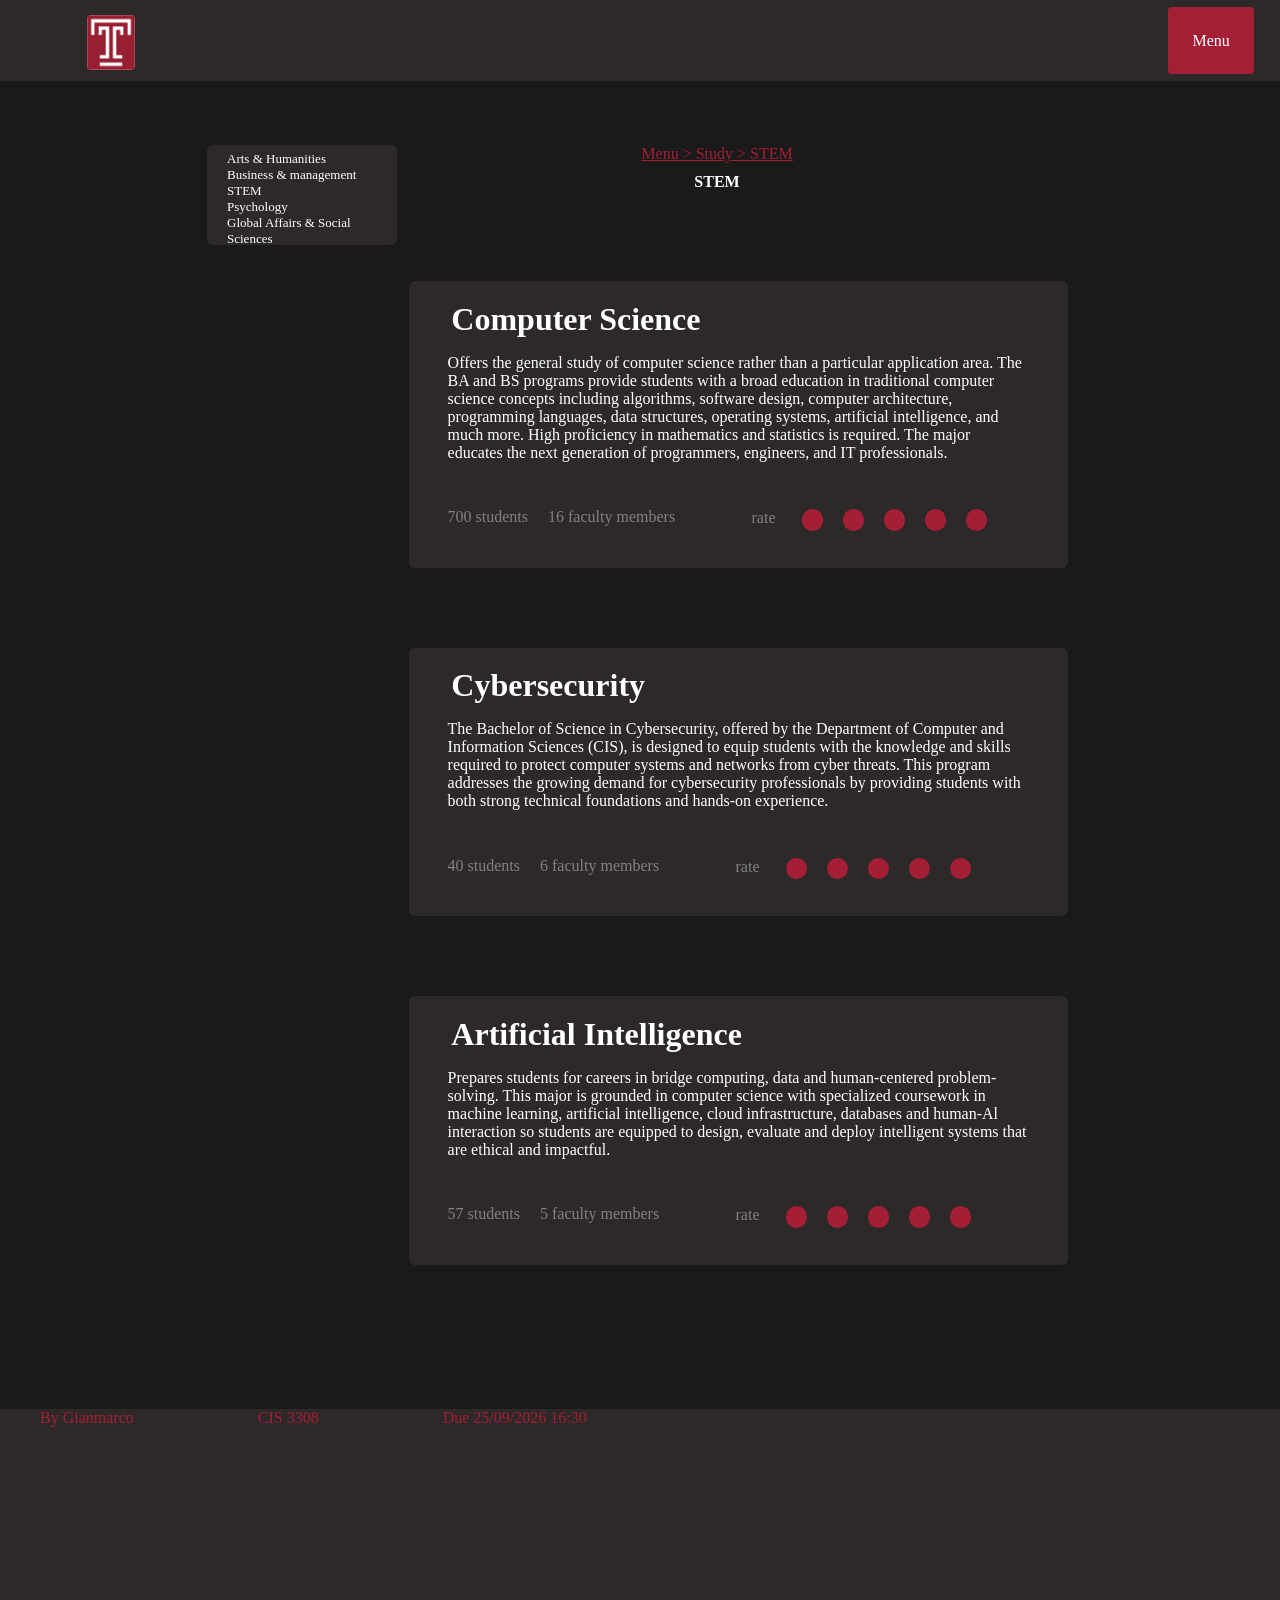
<file: index.html>
<!DOCTYPE html>

<html lang="en">
<head>
<meta charset="utf-8">
<link rel= "stylesheet" href="style.css">
<script src="interact.js" type="module" defer></script>
</head>

<body>
<header class="topOfPage">

    <img class="logo" src="TempleLogo.png">

    <div class="topMenu">
        Menu
    </div>

</header>

<div class="content-page">

    <div class= "sidebar">
        <ul class="categories">
            <li class="category">Arts & Humanities</li>
            <!--Art, Asian Studies, Japanese-->
            <li class="category">Business & management</li>
            <!--IBS, Tourism hospitality & management-->
            <li class="category">STEM</li>
            <!--Computer Science, Cybersecurity, 
            Artificial Intelligence-->
            <li class="category">Psychology</li>
            <!--Psychology-->
            <li class="category">Global Affairs & Social Sciences</li>
            <!--International Affairs, Political Science,
             Economics, General Studies,
             Communication Studies-->
        </ul>
    </div>

    <div class="content">
        <nav class= "breadcrumb-nav">
            Menu > Study > STEM
        </nav>

        <header class= "header">
            STEM
        </header>

        <div class= "tool-cards">
            <ul class= "entries">
                <li class="STEM"> 
                    <h1> Computer Science</h1>
                    <p>
                        Offers the general study of computer science rather
                         than a particular application area. 
                         The BA and BS programs provide students with a broad education 
                         in traditional computer science concepts including algorithms, 
                         software design, computer architecture, programming languages, 
                         data structures, operating systems, artificial intelligence, 
                         and much more. High proficiency in mathematics and 
                         statistics is required. The major educates the next generation of 
                         programmers, engineers, and IT professionals.
                    </p>
                    <div class="metadata">
                        <div class="students"> 700 students</div>
                        <div class="faculty members"> 16 faculty members</div>
                        <ul class="rating">
                            <li class="rate"> rate</li>
                            <li class="circle">1</li>
                            <li class="circle">2</li>
                            <li class="circle">3</li>
                            <li class="circle">4</li>
                            <li class="circle">5</li>
                        </ul>
                    </div>
                    
                </li>
                <li class="STEM"> 
                    <h1>Cybersecurity</h1>
                    <p>
                        The Bachelor of Science in Cybersecurity, offered by the Department of Computer and Information Sciences 
                        (CIS), is designed to equip students with the knowledge and skills required to protect computer systems
                         and networks from cyber threats. This program addresses the growing demand for cybersecurity 
                        professionals by providing students with both strong technical foundations and hands-on experience.
                    </p>
                    <div class="metadata">
                        <div class="students"> 40 students</div>
                        <div class="faculty members"> 6 faculty members</div>
                         <ul class="rating">
                            <li class="rate"> rate</li>
                            <li class="circle">1</li>
                            <li class="circle">2</li>
                            <li class="circle">3</li>
                            <li class="circle">4</li>
                            <li class="circle">5</li>
                        </ul>
                    </div>
                    
                </li>
                <li class="STEM"> 
                    <h1>Artificial Intelligence</h1>
                    <p>
                        Prepares students for careers in bridge computing, data and human-centered problem-solving. 
                        This major is grounded in computer science with specialized coursework in machine learning, 
                        artificial intelligence, cloud infrastructure, databases and human-Al interaction so students
                         are equipped to design, evaluate and deploy intelligent systems that are ethical and impactful.
                    </p>
                    <div class="metadata">
                        <div class="students"> 57 students</div>
                        <div class="faculty members"> 5 faculty members</div>
                         <ul class="rating">
                            <li class="rate"> rate</li>
                            <li class="circle">1</li>
                            <li class="circle">2</li>
                            <li class="circle">3</li>
                            <li class="circle">4</li>
                            <li class="circle">5</li>
                        </ul>
                    </div>
                    
                </li>
            </ul>
        </div>

    </div>
</div>

<footer>
 <ul class="credits">
        <li>
            By Gianmarco
        </li>
        <li>
            CIS 3308
        </li>
         <li>
            Due 25/09/2026 16:30
        </li>
    </ul>


</footer>


</body>


</html>
</file>
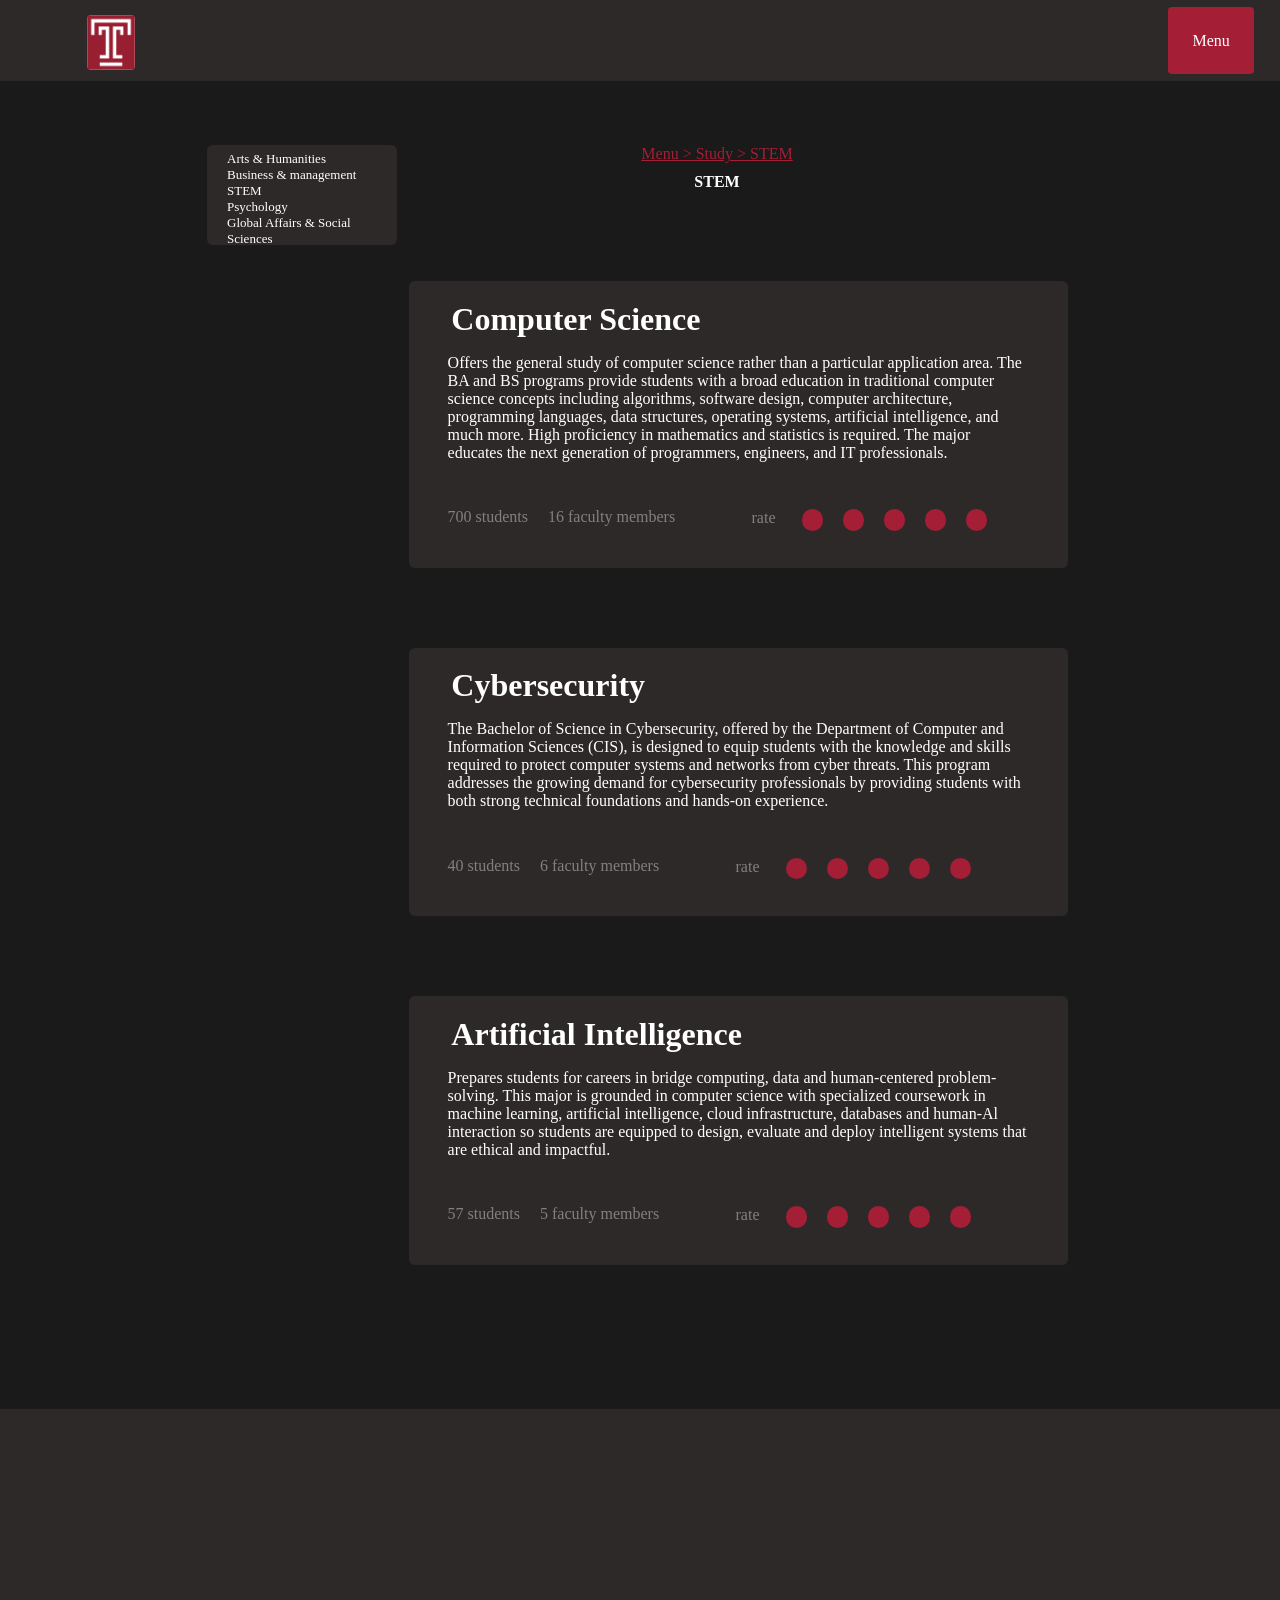
<file: Main.html>
<!DOCTYPE html>

<html lang="en">
<head>
<meta charset="utf-8">
<link rel= "stylesheet" href="style.css">
<script src="interact.js" type="module" defer></script>
</head>

<body>
<header class="topOfPage">

    <img class="logo" src="TempleLogo.png">

    <div class="topMenu">
        Menu
    </div>

</header>

<div class="content-page">

    <div class= "sidebar">
        <ul class="categories">
            <li class="category">Arts & Humanities</li>
            <!--Art, Asian Studies, Japanese-->
            <li class="category">Business & management</li>
            <!--IBS, Tourism hospitality & management-->
            <li class="category">STEM</li>
            <!--Computer Science, Cybersecurity, 
            Artificial Intelligence-->
            <li class="category">Psychology</li>
            <!--Psychology-->
            <li class="category">Global Affairs & Social Sciences</li>
            <!--International Affairs, Political Science,
             Economics, General Studies,
             Communication Studies-->
        </ul>
    </div>

    <div class="content">
        <nav class= "breadcrumb-nav">
            Menu > Study > STEM
        </nav>

        <header class= "header">
            STEM
        </header>

        <div class= "tool-cards">
            <ul class= "entries">
                <li class="STEM"> 
                    <h1> Computer Science</h1>
                    <p>
                        Offers the general study of computer science rather
                         than a particular application area. 
                         The BA and BS programs provide students with a broad education 
                         in traditional computer science concepts including algorithms, 
                         software design, computer architecture, programming languages, 
                         data structures, operating systems, artificial intelligence, 
                         and much more. High proficiency in mathematics and 
                         statistics is required. The major educates the next generation of 
                         programmers, engineers, and IT professionals.
                    </p>
                    <div class="metadata">
                        <div class="students"> 700 students</div>
                        <div class="faculty members"> 16 faculty members</div>
                        <ul class="rating">
                            <li class="rate"> rate</li>
                            <li class="circle">1</li>
                            <li class="circle">2</li>
                            <li class="circle">3</li>
                            <li class="circle">4</li>
                            <li class="circle">5</li>
                        </ul>
                    </div>
                    
                </li>
                <li class="STEM"> 
                    <h1>Cybersecurity</h1>
                    <p>
                        The Bachelor of Science in Cybersecurity, offered by the Department of Computer and Information Sciences 
                        (CIS), is designed to equip students with the knowledge and skills required to protect computer systems
                         and networks from cyber threats. This program addresses the growing demand for cybersecurity 
                        professionals by providing students with both strong technical foundations and hands-on experience.
                    </p>
                    <div class="metadata">
                        <div class="students"> 40 students</div>
                        <div class="faculty members"> 6 faculty members</div>
                         <ul class="rating">
                            <li class="rate"> rate</li>
                            <li class="circle">1</li>
                            <li class="circle">2</li>
                            <li class="circle">3</li>
                            <li class="circle">4</li>
                            <li class="circle">5</li>
                        </ul>
                    </div>
                    
                </li>
                <li class="STEM"> 
                    <h1>Artificial Intelligence</h1>
                    <p>
                        Prepares students for careers in bridge computing, data and human-centered problem-solving. 
                        This major is grounded in computer science with specialized coursework in machine learning, 
                        artificial intelligence, cloud infrastructure, databases and human-Al interaction so students
                         are equipped to design, evaluate and deploy intelligent systems that are ethical and impactful.
                    </p>
                    <div class="metadata">
                        <div class="students"> 57 students</div>
                        <div class="faculty members"> 5 faculty members</div>
                         <ul class="rating">
                            <li class="rate"> rate</li>
                            <li class="circle">1</li>
                            <li class="circle">2</li>
                            <li class="circle">3</li>
                            <li class="circle">4</li>
                            <li class="circle">5</li>
                        </ul>
                    </div>
                    
                </li>
            </ul>
        </div>

    </div>
</div>

<footer>



</footer>


</body>


</html>
</file>
<file: style.css>
html {
  background-color: rgb(25, 26, 25);
}

body {
  margin: 0;
}

header {
  display: flex;
  flex-direction: row;
  align-items: center;
  background-color: rgb(46, 41, 41);
  padding: 2%; 
  height: 30px;
  
}

.logo{
  height: 55px;
  width: auto;
   margin-left: 5%;
  border-radius: 4px;
  margin-top: 3px; 
  justify-content: center;
  align-items: center;

}

.topMenu {
  margin-left: auto;
  padding: 2%;
  color: white;
  background-color: #a41e35;
  border-radius: 4px
}

.topMenu:hover {
  color: #a41e35; 
  background-color: white;
}

.breadcrumb-nav {
  color: #a41e35;
  /* underline path
   https://www.w3schools.com
  /cssref/pr_text_text-decoration.php*/
  text-decoration: underline;
  
}

.sidebar {

  background-color: rgb(46, 41, 41);
  color: white;
  width: 150px;
  height: 100px;
  margin: 0%;
  padding-right: 40px;
  margin-top: 5%;
  margin-right: 100px;
  border-radius: 6px;
  margin-bottom: 60%;
  
}

.categories
{
  /*https://www.w3schools.com/howto/
  howto_css_list_without_bullets.asp
  */
  list-style-type: none;
  font-size: small;
  margin: 4%;
  width: 10em;
  margin-left: -20px;
}

.categories :hover {
  color: #a41e35;
}

.content-page {
  display: flex;
  justify-content: center;
}

.content > header{
  background-color: rgb(25, 26, 25);
  color: white; 
  font-weight: bold;
}

.content {
  display: flex;
  flex-direction: column;
  padding-left: 120px;
  padding-right: 20%;
  justify-content: center;
  align-items: center;
  width: 200px;
  height: 80%;
  margin-top: 5%;
}


.tool-cards{
  margin-right: 130%;
}

.entries{
  list-style-type: none;
  color: white; 
  padding-right: 10%;
  
  /* display: flex;
  flex-direction: column; */

}

.entries li{
  margin: 80px;
  margin-left: 5%;
  width: 150%;
  background-color: rgb(46, 41, 41);
  text-align: left;
  padding: 10%;
  padding-bottom: 7%;
  padding-top: 5%;
  border-radius: 6px;
 
}

.entries h1{
  font-weight: bold;
  margin: 0;
  margin-left: -20%;
  width: 150%;

  padding-left: 120px;
 

}

.metadata{

    margin-top: 8%;
    color: grey;
    display: flex;
    flex-direction: row;
    gap: 20px;
}

.rating{
  list-style-type: none;
  display: flex;
  flex-direction: row;
  margin-top: -1.5%;
  /* margin: 0; */
  align-items: center;
}

.rating li.circle{
  margin: 10px;
  color: #a41e35;
  background-color: #a41e35;
  padding: 1%;
  padding-left: 4%;
  padding-right: 4%;
  border-radius: 15px;
}

li.rate{
 
  margin: 0;
}

.rating li.circle:hover { 
  background-color: #a41e35;
  color: white; 
  transform: scale(1.5);
  /*https://www.geeksforgeeks.org/css/how-to-expand-panel-on-hover-in-css/*/
}

.rating li.selected {
  background-color: white;
  color: #a41e35;
  transform: scale(1.5);
}

footer{
  
  background-color: rgb(46, 41, 41);
  padding-bottom: 600px;  
  margin-top: 5%;
  width: 100%;
  height: 10px;
  
  
}

.credits {
  list-style-type: none;
  color: #a41e35;
  display: flex;
  flex-direction: row;
  gap: 10%;
  margin: 0;
  /* align-items: center;    */
  /* margin-right: 80%; */
}
</file>
